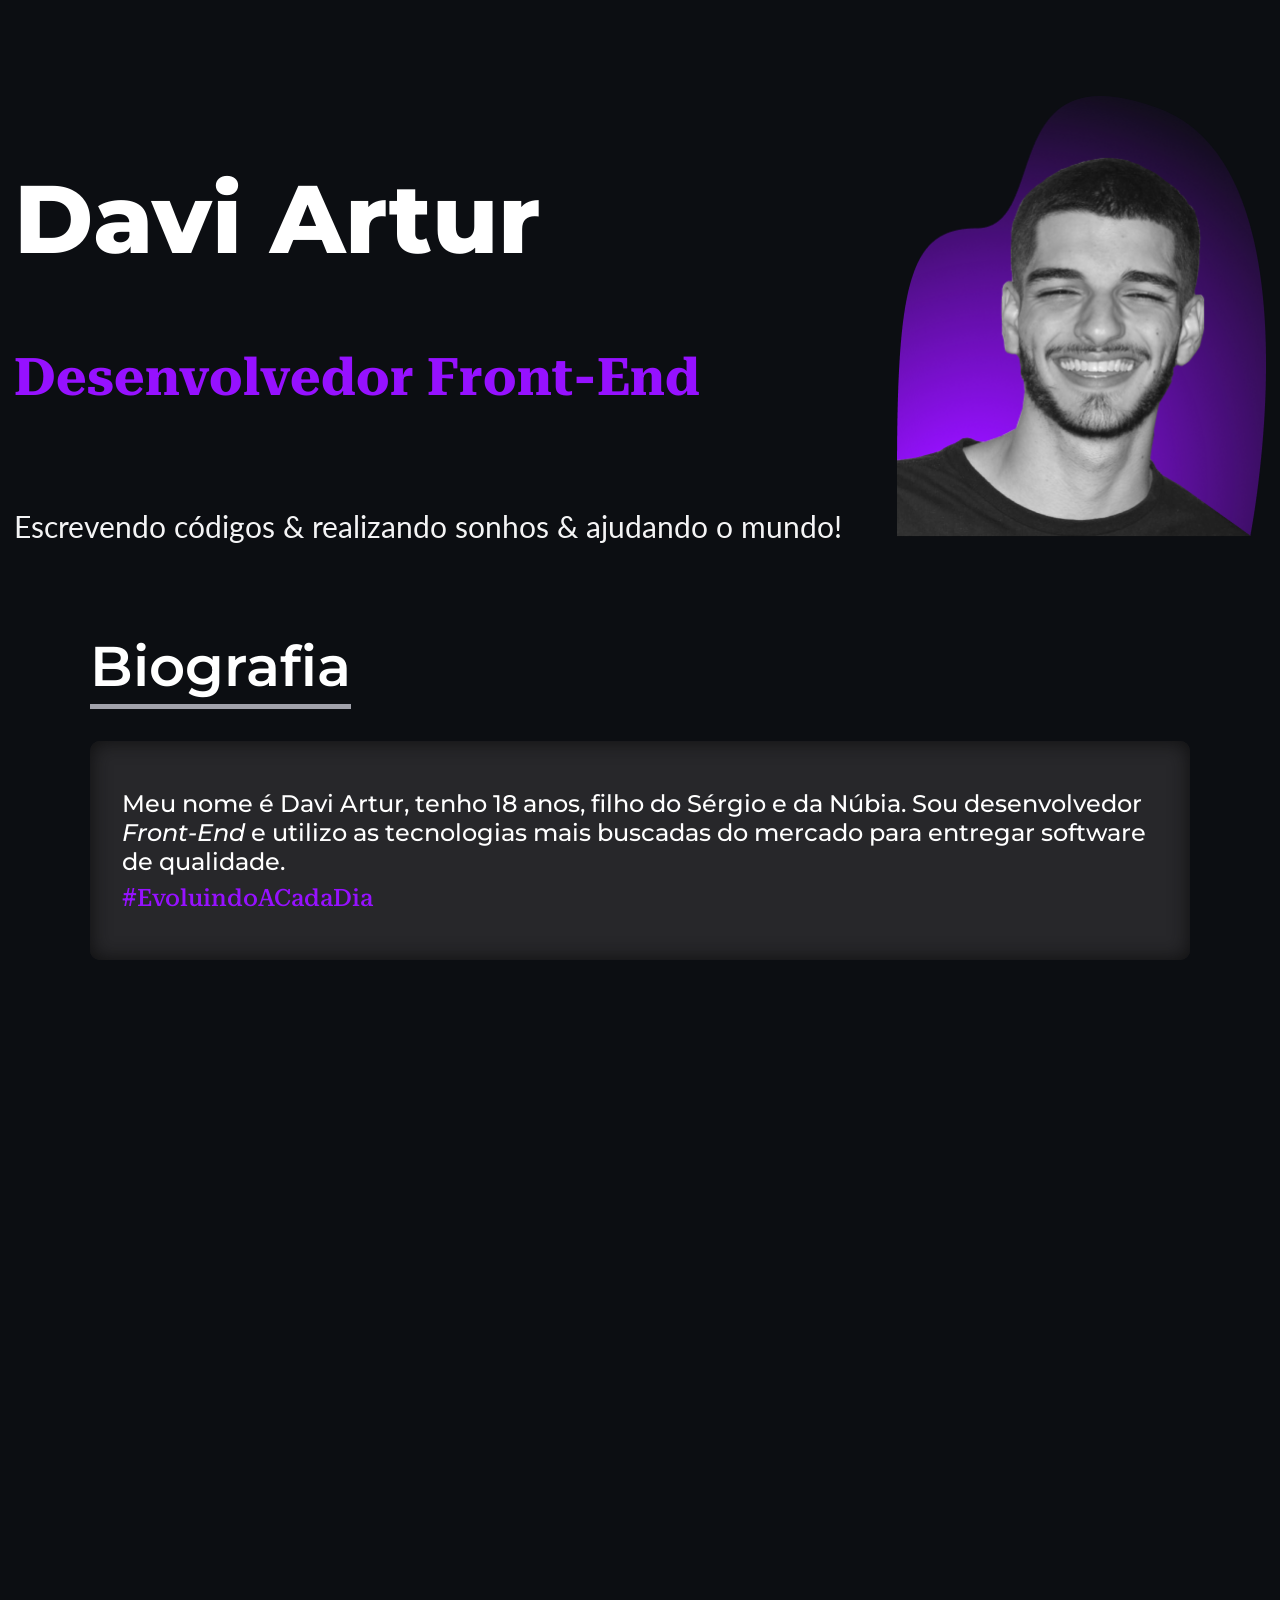
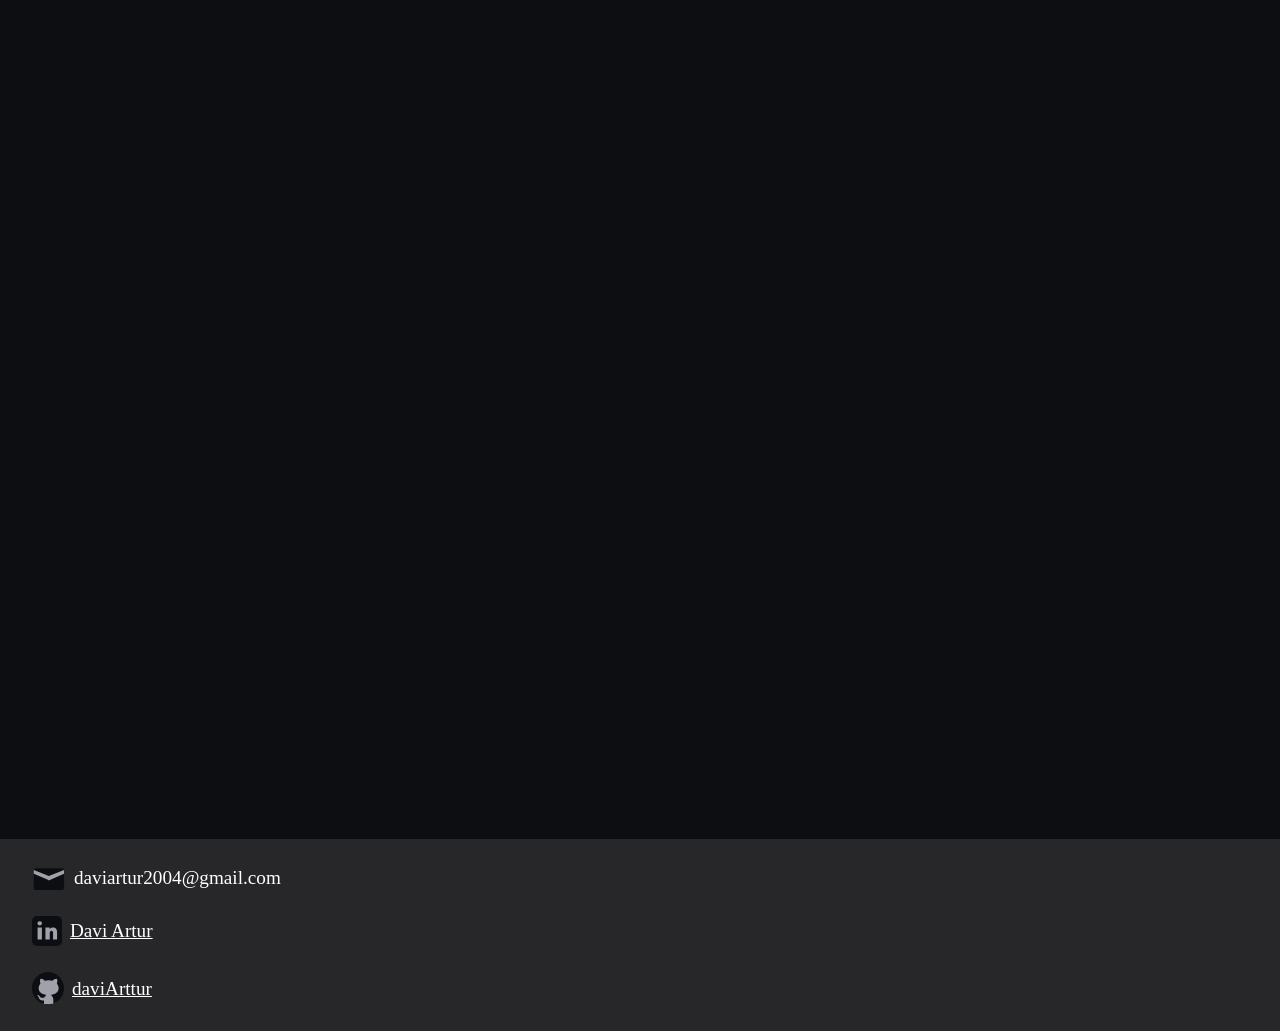
<file: index.html>
<!DOCTYPE html>
<html lang="pt-br">

<head>
  <meta charset="UTF-8">
  <meta http-equiv="X-UA-Compatible" content="IE=edge">
  <meta name="viewport" content="width=device-width, initial-scale=1.0">
  <link rel="stylesheet" href="./sass/styles.css">
  <link rel="icon" href="./assets/fotoDavi.png">
  <title>Davi Artur</title>
</head>

<body>
  <header>
    <section class="header__containerIntroduction" tabindex="1">
      <h1>Davi Artur</h1>
      <h2>Desenvolvedor Front-End</h2>
      <p>Escrevendo códigos & realizando sonhos & ajudando o mundo!</p>
    </section>

    <section class="header__photoDavi">
      <img src="./assets/fotoDavi.png" alt="Foto do Davi sorrindo, parece estar feliz.">
    </section>
  </header>

  <main>
    <section tabindex="1" class="biography__container js-scroll">
      <h3 class="subtitle">Biografia</h3>

      <section class="biography__subContainer">
        <p>Meu nome é Davi Artur, tenho 18 anos, filho do Sérgio e da Núbia. Sou desenvolvedor <i>Front-End</i> e utilizo as tecnologias mais buscadas do mercado para entregar software de qualidade.</p>
        <strong>EvoluindoACadaDia</strong>
      </section>

    </section>

    <section class="technology__container js-scroll">
      <h3 class="subtitle">Tecnologias</h3>

      <ul class="tecnology__subContainer js-scroll">
        <li class="technology__containerTechnology">
          <img src="assets/logosTecnologia/logoHtml.png" alt="foto logo do Html ">
          <p>HTML5</p>
        </li>

        <li class="technology__containerTechnology js-scroll">
          <img src="assets/logosTecnologia/logoSass.png" alt="foto logo do Sass">
          <p>Sass</p>
        </li>

        <li class="technology__containerTechnology js-scroll">
          <img src="assets/logosTecnologia/logoCss.png" alt="foto logo do Css">
          <p>CSS3</p>
        </li>

        <li class="technology__containerTechnology js-scroll">
          <img src="assets/logosTecnologia/logoReact.png" alt="foto logo do React">
          <p>React</p>
        </li>

        <li class="technology__containerTechnology js-scroll">
          <img src="assets/logosTecnologia/logoJavaScript.png" alt="foto logo do JavaScript">
          <p>JavaScript</p>
        </li>

        <li class="technology__containerTechnology js-scroll">
          <img src="assets/logosTecnologia/logoTypeScript.png" alt="foto logo do TypeScript">
          <p>TypeScript</p>
        </li>

        <li class="technology__containerTechnology js-scroll">
          <img src="assets/logosTecnologia/logoRedux.png" alt="foto logo do Redux">
          <p>Redux</p>
        </li>

        <li class="technology__containerTechnology js-scroll">
          <img src="assets/logosTecnologia/logoCypress.png" alt="foto logo do Cypress">
          <p>Cypress</p>
        </li>

        <li class="technology__containerTechnology js-scroll">
          <img src="assets/logosTecnologia/logoTesting.png" alt="foto logo do Teting Library">
          <p>Testing <br> Library</p>
        </li>

        <li class="technology__containerTechnology js-scroll">
          <img src="assets/logosTecnologia/logoJest.png" alt="foto logo do Jest">
          <p>Jest</p>
        </li>

        <li class="technology__containerTechnology js-scroll">
          <img src="assets/logosTecnologia/logoGit.png" alt="foto logo do Git">
          <p>Git</p>
        </li>

        <li class="technology__containerTechnology js-scroll">
          <img src="assets/logosTecnologia/logoNpm.png" alt="foto logo do Npm">
          <p>Npm</p>
        </li>
      </ul>
    </section>

    <section class="projects__container js-scroll">
      <h3 class="subtitle">Melhor Projeto</h3>

      <section class="projects__subcontainer">
        <section class="projects__containerData">
          <div>
            <img src="assets/logosProjects/logoDogs.jpg" alt="Foto de um cachorro preto com uma roupa para o frio" class="projects__photoProject">
          </div>
          
          <section class="projects__containerInfo">
            
            <div class="projects__containerTitle_Gears">
              <h4 class="projects__subtitle">Dogs</h4>
              <div class="projects__projectsIcons position">
                <p> </p>
                <img src="./assets/logosTecnologia/logoHtml.png" alt="Logo do HTML5" class="position">
                <img src="./assets/logosTecnologia/logoSass.png" alt="Logo do Sass">
                <img src="./assets/logosTecnologia/logoJavaScript.png" alt="Logo do JavaScript">
                <img src="./assets/logosTecnologia/logoReact.png" alt="Logo do React">
              </div>
            </div>

            <div class="projects__projectsIconsMedia position">
              <p> </p>
              <img src="./assets/logosTecnologia/logoHtml.png" alt="Logo do HTML5" class="position">
              <img src="./assets/logosTecnologia/logoSass.png" alt="Logo do Sass">
              <img src="./assets/logosTecnologia/logoJavaScript.png" alt="Logo do JavaScript">
              <img src="./assets/logosTecnologia/logoReact.png" alt="Logo do React">
            </div>

            <p class="projects__ideia">Rede social criada especialmente para seu dog</p>

            <div class="container_btn_visit">
              <a href="https://github.com/daviArttur/Dogs-social-media-React.JS" target="_blank" class="projects__gitLInk">Dogs</a>
              <a href="https://dogs-social-media-react-js.vercel.app/" target="_blank">
                <button type="submit"class="btn_visit_project" >VISITAR</button>
              </a> 
            </div>
            
          </section>
        </section>
      </section>
    </section>

    <section class="projects__container js-scroll">
      <h3 class="subtitle">Aplicar novas tecnologias</h3>

      <section class="projects__subcontainer">
        <section class="projects__containerData">
          <div>
            <img src="assets/logosProjects/logoDogs.jpg" alt="Foto de um cachorro preto com uma roupa para o frio" class="projects__photoProject">
          </div>
          
          <section class="projects__containerInfo">
            
            <div class="projects__containerTitle_Gears">
              <h4 class="projects__subtitle">Mini Dogs</h4>
              <div class="projects__projectsIcons position">
                <p> </p>
                <img src="./assets/logosTecnologia/logoReact.png" alt="Logo do React" class="position">
                <img src="./assets/logosTecnologia/logoTypeScript.png" alt="Logo do TypeScript">
                <img src="./assets/logosTecnologia/logoCypress.png" alt="Logo do Cypress">
                <img src="./assets/logosTecnologia/logoJest.png" alt="Logo do Jest">
              </div>
            </div>

            <div class="projects__projectsIconsMedia position">
              <p> </p>
              <img src="./assets/logosTecnologia/logoHtml.png" alt="Logo do HTML5" class="position">
              <img src="./assets/logosTecnologia/logoSass.png" alt="Logo do Sass">
              <img src="./assets/logosTecnologia/logoJavaScript.png" alt="Logo do JavaScript">
              <img src="./assets/logosTecnologia/logoReact.png" alt="Logo do React">
            </div>

            <p class="projects__ideia">Projeto focado em aplicar novas tecnologias</p>

            <div class="container_btn_visit">
              <a href="https://github.com/daviArttur/Redux" target="_blank" class="projects__gitLInk">Mini Dogs</a>
              <a href="https://mini-dogs-nu.vercel.app/" target="_blank">
                <button type="submit"class="btn_visit_project">VISITAR</button>
              </a> 
            </div>
            
          </section>
        </section>
      </section>
    </section>
  </main>

  <footer>
    <div>
      <img src="./assets/icons/Logo email.svg"/>
      <p>daviartur2004@gmail.com</p>
     </div>
     
     <div>
      <img src="./assets/icons/logolinkedin1.svg" />
      <a href="https://www.linkedin.com/in/davi-artur-9a7712215/">Davi Artur</a>
     </div>

     <div>
      <img src="./assets/icons/Logo github.svg" />
      <a href="https://github.com/daviArttur">daviArttur</a>
     </div>
     
  </footer>

</body>
 <script type="module" src="./js/index.js"></script>
 
</html>
</file>
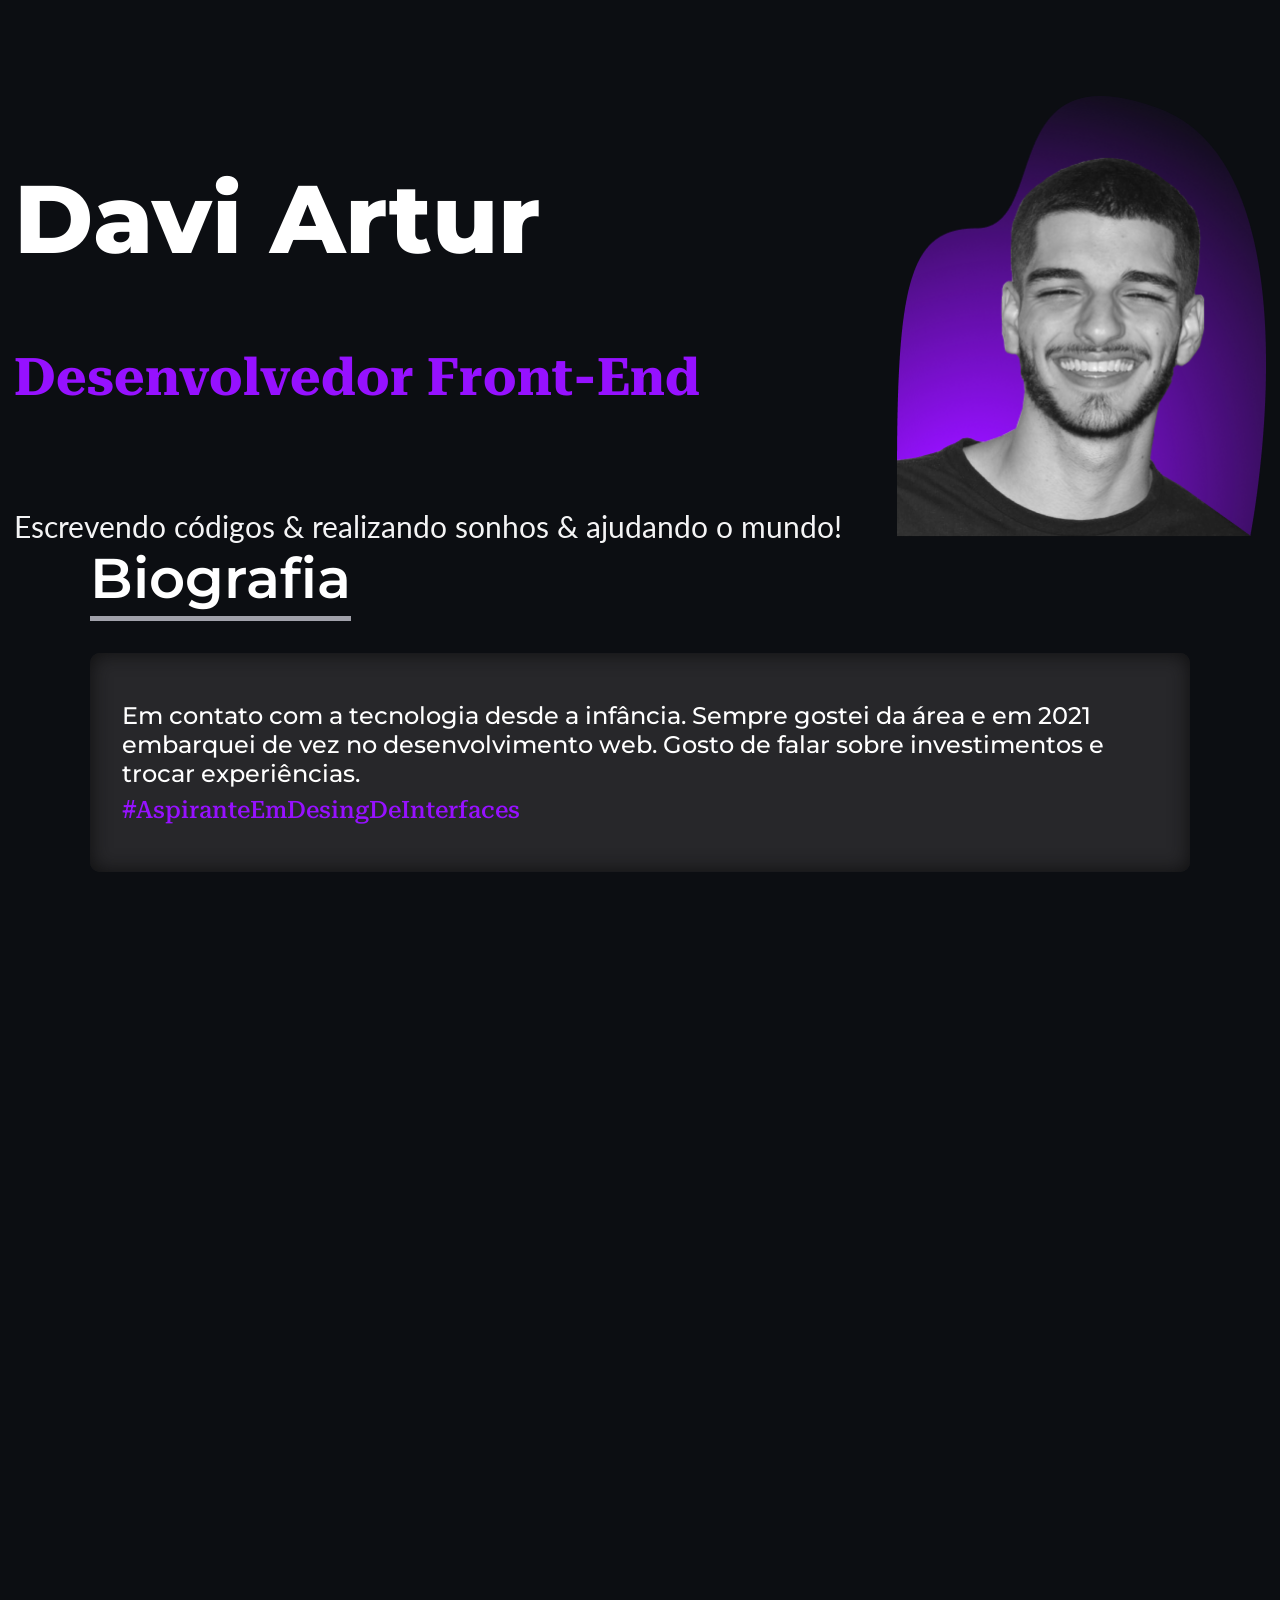
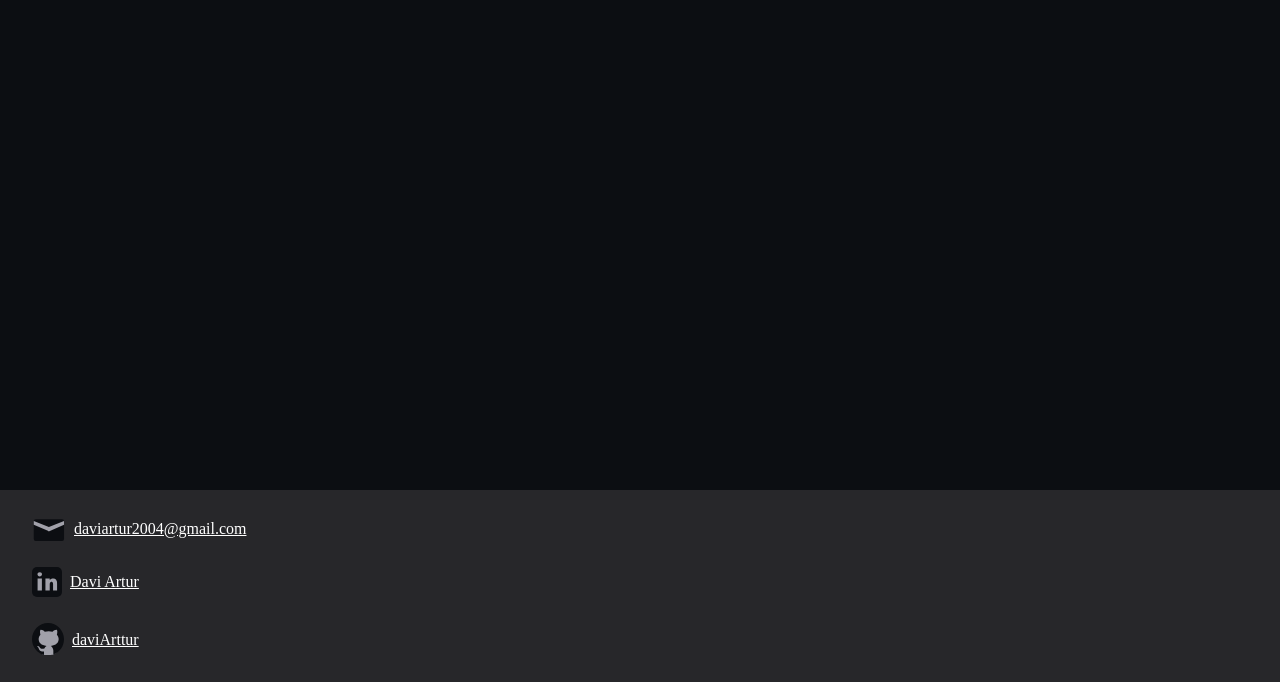
<file: save/index.html>
<!DOCTYPE html>
<html lang="pt-br">

<head>
  <meta charset="UTF-8">
  <meta http-equiv="X-UA-Compatible" content="IE=edge">
  <meta name="viewport" content="width=device-width, initial-scale=1.0">
  <link rel="stylesheet" href="./sass/styles.css">
  <title>Davi Artur</title>
</head>

<body>
  <header>
    <section class="header__containerIntroduction" tabindex="1">
      <h1>Davi Artur</h1>
      <h2>Desenvolvedor Front-End</h2>
      <p>Escrevendo códigos & realizando sonhos & ajudando o mundo!</p>
    </section>

    <section class="header__photoDavi">
      <img src="./assets/fotoDavi.png" alt="Foto do Davi sorrindo, parece estar feliz.">
    </section>
  </header>

  <main>
    <section tabindex="1" class="biography__container js-scroll">
      <h3 class="subtitle">Biografia</h3>

      <section class="biography__subContainer">
        <p>Em contato com a tecnologia desde a infância. Sempre gostei da área e em 2021 embarquei de vez no desenvolvimento web. Gosto de falar sobre investimentos e trocar experiências.</p>
        <strong>AspiranteEmDesingDeInterfaces</strong>
      </section>

    </section>

    <section class="technology__container js-scroll">
      <h3 class="subtitle">Tecnologias</h3>

      <section class="tecnology__subContainer">
        <div class="technology__containerTechnology">
          <img src="assets/logosTecnologia/logoHtml.png" alt="">
          <p>HTML5</p>
        </div>

        <div class="technology__containerTechnology">
          <img src="assets/logosTecnologia/logoSass.png" alt="">
          <p>Sass</p>
        </div>

        <div class="technology__containerTechnology">
          <img src="assets/logosTecnologia/logoCss.png" alt="">
          <p>CSS3</p>
        </div>

        <div class="technology__containerTechnology">
          <img src="assets/logosTecnologia/logoReact.png" alt="">
          <p>React</p>
        </div>

        <div class="technology__containerTechnology">
          <img src="assets/logosTecnologia/logoJavaScript.png" alt="">
          <p>JavaScript</p>
        </div>

        <div class="technology__containerTechnology">
          <img src="assets/logosTecnologia/logoTypeScript.png" alt="">
          <p>TypeScript</p>
        </div>

        <div class="technology__containerTechnology">
          <img src="assets/logosTecnologia/logoGit.png" alt="">
          <p>Git</p>
        </div>

        <div class="technology__containerTechnology">
          <img src="assets/logosTecnologia/logoNpm.png" alt="">
          <p>Npm</p>
        </div>
      </section>
    </section>

    <section class="projects__container js-scroll">
      <h3 class="subtitle">Melhores Projetos</h3>

      <section class="projects__subcontainer">
        <section class="projects__containerData">
          <div>
            <img src="assets/logosProjects/logoDogs.jpg" alt="Foto de um cachorro preto com uma roupa para o frio" class="projects__photoProject">
          </div>
          
          <section class="projects__containerInfo">
            
            <div class="projects__containerTitle_Gears">
              <h4 class="projects__subtitle">Dogs</h4>
              <div class="projects__projectsIcons position">
                <p> </p>
                <img src="./assets/logosTecnologia/logoHtml.png" alt="Logo do HTML5" class="position">
                <img src="./assets/logosTecnologia/logoSass.png" alt="Logo do Sass">
                <img src="./assets/logosTecnologia/logoJavaScript.png" alt="Logo do JavaScript">
                <img src="./assets/logosTecnologia/logoReact.png" alt="Logo do React">
              </div>
            </div>

            <div class="projects__projectsIconsMedia position">
              <p> </p>
              <img src="./assets/logosTecnologia/logoHtml.png" alt="Logo do HTML5" class="position">
              <img src="./assets/logosTecnologia/logoSass.png" alt="Logo do Sass">
              <img src="./assets/logosTecnologia/logoJavaScript.png" alt="Logo do JavaScript">
              <img src="./assets/logosTecnologia/logoReact.png" alt="Logo do React">
            </div>

            <p class="projects__ideia">Rede social criada especialmente para seu dog</p>

            <a href="" class="projects__gitLInk">Dogs</a>
          </section>
        </section>

        <section class="projects__containerData">
          <div>
            <img src="assets/logosProjects/LogoToDo.jpg" class="projects__photoProject" alt="">
          </div>
          
          <section class="projects__containerInfo">

              <div class="projects__containerTitle_Gears">
                <h4 class="projects__subtitle">Lista de tarefas</h4>
                <div class="projects__projectsIcons position">
                  <p> </p>
                  <img src="./assets/logosTecnologia/logoHtml.png" alt="Logo do HTML5" class="position">
                  <img src="./assets/logosTecnologia/logoSass.png" alt="Logo do Sass">
                  <img src="./assets/logosTecnologia/logoReact.png" alt="Logo do React">
                  <img src="./assets/logosTecnologia/logoTypeScript.png" alt="Logo do TypeScript">
                </div>
              </div>

              <div class="projects__projectsIconsMedia position">
                <p> </p>
                <img src="./assets/logosTecnologia/logoHtml.png" alt="Logo do HTML5" class="position">
                <img src="./assets/logosTecnologia/logoSass.png" alt="Logo do Sass">
                <img src="./assets/logosTecnologia/logoReact.png" alt="Logo do React">
                <img src="./assets/logosTecnologia/logoTypeScript.png" alt="Logo do TypeScript">
              </div>

              <p class="projects__ideia">Não esqueça mais dos seus afazeres com essa lista de tarefas</p>

              <a href="" class="projects__gitLInk">To-do-List</a>
            </section>
          </section>

          <section class="projects__containerData">
            <div>
              <img src="assets/logosProjects/logoLeScone.jpg" alt="Foto de um cachorro preto com uma roupa para o frio" class="projects__photoProject">
            </div>
            
            <section class="projects__containerInfo">
              
              <div class="projects__containerTitle_Gears">
                <h4 class="projects__subtitle">Le scone</h4>
                <div class="projects__projectsIcons position">
                  <p> </p>
                  <img src="./assets/logosTecnologia/logoHtml.png" alt="Logo do HTML5">
                  <img src="./assets/logosTecnologia/logoSass.png" alt="Logo do Sass">
                </div>
              </div>

              <div class="projects__projectsIconsMedia position">
                <p> </p>
                <img src="./assets/logosTecnologia/logoHtml.png" alt="Logo do HTML5">
                <img src="./assets/logosTecnologia/logoSass.png" alt="Logo do Sass">
              </div>
  
              <p class="projects__ideia">O melhor restaurante da região agora tem seu cardápio online</p>
  
              <a href="" class="projects__gitLInk">Le-Scone</a>
            </section>
          </section>
        </section>
      </section>
    </section>
  </main>

  <footer>
    <div>
      <img src="./assets/icons/Logo email.svg"/>
      <a href="">daviartur2004@gmail.com</a>
     </div>
     
     <div>
      <img src="./assets/icons/logolinkedin1.svg" />
      <a href="">Davi Artur</a>
     </div>

     <div>
      <img src="./assets/icons/Logo github.svg" />
      <a href="">daviArttur</a>
     </div>
     
  </footer>

</body>
 <script type="module" src="./js/index.js"></script>
 
</html>
</file>
<file: sass/styles.css>
@import './reset.css';
@import url("https://fonts.googleapis.com/css2?family=Lato:wght@400&family=Montserrat:ital,wght@0,400;0,500;0,600;0,900;1,500&family=Roboto+Serif:ital,opsz,wght@1,8..144,500&display=swap");
.technology__containerTechnology, .projects__containerData, .biography__subContainer {
  background-color: #27272A;
  border-radius: 10px;
  color: #fff;
}

.subtitle {
  display: inline-flex;
  border-bottom: 5px solid #A1A1AA;
  font-family: "Montserrat", sans-serif;
  font-weight: 600;
  font-size: 3.5rem;
  margin-bottom: 2rem;
  padding-bottom: 0.25rem;
}
@media only screen and (max-width: 490px) {
  .subtitle {
    font-size: 2rem;
  }
}

body {
  background: #0C0E12;
}

@media only screen and (max-width: 490px) {
  .upEffect {
    background-image: url("../assets/ti.jpg");
    background-position: center;
    background-repeat: no-repeat;
    background-size: contain;
    position: fixed;
    width: 100%;
    top: 0;
    left: 0;
    height: 100vh;
    z-index: -1;
  }
}

header {
  background-color: #0C0E12;
  display: flex;
  justify-content: space-between;
  margin: auto;
  margin-top: 6rem;
  max-width: 78.25rem;
}
@media only screen and (max-width: 980px) {
  header {
    padding-left: 1rem;
  }
}
@media only screen and (max-width: 640px) {
  header {
    padding-bottom: 5rem;
  }
}
header .header__containerIntroduction {
  margin-bottom: 5.5rem;
}
@media only screen and (max-width: 490px) {
  header .header__containerIntroduction {
    width: 80%;
  }
}
header .header__containerIntroduction h1 {
  font-size: 96px;
  font-family: "Montserrat", sans-serif;
  font-weight: 800;
  margin-top: 4rem;
}
@media only screen and (max-width: 980px) {
  header .header__containerIntroduction h1 {
    font-size: 84px;
  }
}
@media only screen and (max-width: 640px) {
  header .header__containerIntroduction h1 {
    font-size: 68px;
  }
}
@media only screen and (max-width: 490px) {
  header .header__containerIntroduction h1 {
    font-size: 48px;
  }
}
header .header__containerIntroduction h2 {
  color: #9611FF;
  font-family: "Roboto Serif", serif;
  font-size: 52px;
  margin-top: 4.375rem;
}
@media only screen and (max-width: 980px) {
  header .header__containerIntroduction h2 {
    font-size: 46px;
  }
}
@media only screen and (max-width: 640px) {
  header .header__containerIntroduction h2 {
    font-size: 34px;
  }
}
@media only screen and (max-width: 490px) {
  header .header__containerIntroduction h2 {
    font-size: 24px;
  }
}
header .header__containerIntroduction p {
  color: #F4F4F5;
  font-family: "Lato", sans-serif;
  font-size: 30px;
  margin-top: 6.25rem;
}
@media only screen and (max-width: 980px) {
  header .header__containerIntroduction p {
    font-size: 26px;
  }
}
@media only screen and (max-width: 490px) {
  header .header__containerIntroduction p {
    display: none;
  }
}
header .header__photoDavi img {
  max-height: 441.05px;
  max-width: 370px;
}
@media only screen and (max-width: 980px) {
  header .header__photoDavi img {
    display: none;
  }
}

main {
  background-color: #0C0E12;
  display: flex;
  flex-flow: column wrap;
  margin: auto;
  max-width: 1100px;
}
main .biography__container {
  margin-bottom: 5.5rem;
}
@media only screen and (max-width: 980px) {
  main .biography__container {
    display: flex;
    align-items: center;
    flex-flow: column nowrap;
    justify-content: center;
    margin: 0 auto 5.5rem auto;
    max-width: 80%;
  }
}
@media only screen and (max-width: 490px) {
  main .biography__container {
    align-items: center;
    display: flex;
    flex-flow: column nowrap;
    justify-content: center;
    width: 100%;
  }
}
main .biography__subContainer {
  box-shadow: inset 0 0 20px #0e0e0f;
  padding: 3rem 2rem;
  margin-bottom: 5.5rem;
  width: 100%;
  margin: 0;
}
@media only screen and (max-width: 1100px) {
  main .biography__subContainer {
    padding: 1rem 1rem;
  }
}
main .biography__subContainer p {
  font-family: "Montserrat", sans-serif;
  font-weight: 500;
  font-size: 1.5rem;
  padding-bottom: 0.5rem;
}
@media only screen and (max-width: 980px) {
  main .biography__subContainer p {
    word-break: keep-all;
    font-size: 1.3rem;
  }
}
main .biography__subContainer strong {
  color: #9611FF;
  font-family: "Roboto Serif", serif;
  font-size: 1.5rem;
  font-weight: 500;
}
main .biography__subContainer strong::before {
  content: "#";
}
@media only screen and (max-width: 980px) {
  main .biography__subContainer strong {
    font-size: 1.3rem;
  }
}
@media only screen and (max-width: 640px) {
  main .biography__subContainer strong {
    font-size: 1rem;
  }
}
main .technology__container {
  margin-bottom: 3rem;
}
main .technology__container h3 {
  display: inline-flex;
}
@media only screen and (max-width: 980px) {
  main .technology__container {
    text-align: center;
  }
}
@media only screen and (max-width: 490px) {
  main .technology__container {
    margin-bottom: 3rem;
    width: 100%;
  }
}
main .tecnology__subContainer {
  display: grid;
  gap: 1rem;
  grid-template-columns: 1fr 1fr;
  flex-flow: row wrap;
  place-items: left;
  text-align: center;
}
@media only screen and (max-width: 1100px) {
  main .tecnology__subContainer {
    place-items: center;
  }
}
@media only screen and (max-width: 640px) {
  main .tecnology__subContainer {
    align-items: center;
    display: flex;
    flex-flow: column nowrap;
    justify-content: center;
    text-align: center;
  }
}
@media only screen and (max-width: 490px) {
  main .tecnology__subContainer {
    gap: 0;
  }
}
main .tecnology__subContainer li {
  align-items: center;
  box-shadow: inset 0 0 20px #0e0e0f;
  display: flex;
  flex-flow: row nowrap;
  height: 13.75rem;
  justify-content: space-evenly;
  margin-bottom: 2.5rem;
  max-width: 33rem;
  width: 100%;
}
@media only screen and (max-width: 980px) {
  main .tecnology__subContainer li {
    flex-flow: column nowrap;
    width: 90%;
  }
}
@media only screen and (max-width: 640px) {
  main .tecnology__subContainer li {
    width: 90%;
  }
}
@media only screen and (max-width: 640px) {
  main .tecnology__subContainer li {
    font-size: 34px;
  }
}
@media only screen and (max-width: 490px) {
  main .tecnology__subContainer li {
    width: 80%;
    flex-flow: column nowrap;
  }
}
main .tecnology__subContainer li img {
  max-width: 300px;
}
@media only screen and (max-width: 980px) {
  main .tecnology__subContainer li img {
    max-width: 200px;
    width: 40%;
  }
}
@media only screen and (max-width: 640px) {
  main .tecnology__subContainer li img {
    padding-bottom: 0.5rem;
    width: 120px;
  }
}
main .tecnology__subContainer li p {
  font-family: "Lato", sans-serif;
  font-size: 3.5rem;
  font-weight: 400;
  width: 50%;
  text-shadow: 0px 0px 10px #0e0e0f;
}
@media only screen and (max-width: 980px) {
  main .tecnology__subContainer li p {
    width: auto;
    font-size: 42px;
  }
}
@media only screen and (max-width: 640px) {
  main .tecnology__subContainer li p {
    font-size: 34px;
  }
}
@media only screen and (max-width: 490px) {
  main .tecnology__subContainer li p {
    font-size: 26px;
  }
}
@media only screen and (max-width: 1100px) {
  main .tecnology__subContainer li:nth-child(odd) {
    margin-right: 0;
  }
}

.projects__container {
  margin-bottom: 3rem;
}
@media only screen and (max-width: 980px) {
  .projects__container {
    text-align: center;
    padding: 0 1rem;
  }
}
@media only screen and (max-width: 490px) {
  .projects__container {
    width: 100%;
  }
}

.projects__containerData {
  box-shadow: inset 0 0 20px #0e0e0f;
  display: flex;
  margin-bottom: 2.5rem;
  padding: 3rem 2rem;
}
@media only screen and (max-width: 980px) {
  .projects__containerData {
    padding: 1rem 1rem;
  }
}
@media only screen and (max-width: 640px) {
  .projects__containerData {
    flex-wrap: wrap;
  }
}
@media only screen and (max-width: 490px) {
  .projects__containerData {
    padding: 1rem 1rem;
    flex-flow: column nowrap;
    margin: 0 auto 2.5rem auto;
    width: 90%;
  }
}
@media only screen and (max-width: 640px) {
  .projects__containerData div {
    width: 100%;
  }
}
.projects__containerData div .projects__photoProject {
  margin: auto;
  min-width: 100px;
}
@media only screen and (max-width: 640px) {
  .projects__containerData div .projects__photoProject {
    width: 90%;
  }
}
@media only screen and (max-width: 490px) {
  .projects__containerData div .projects__photoProject {
    width: 100%;
  }
}
.projects__containerData img {
  border-radius: 13px;
}
@media only screen and (max-width: 980px) {
  .projects__containerData img {
    width: 100%;
  }
}
.projects__containerData .container_btn_visit {
  display: flex;
  justify-content: space-between;
  align-items: center;
}
.projects__containerData .container_btn_visit .btn_visit_project {
  background-color: #0C0E12;
  border-radius: 5px;
  color: #fff;
  cursor: pointer;
  font-size: 1.4rem;
  height: 3rem;
  text-decoration: none;
  text-align: center;
  width: 8rem;
}
@media only screen and (max-width: 490px) {
  .projects__containerData .container_btn_visit .btn_visit_project {
    height: 2rem;
    font-size: 1rem;
    width: 6rem;
  }
}
.projects__containerData .projects__containerInfo {
  align-items: left;
  display: flex;
  flex-flow: column nowrap;
  justify-content: space-between;
  padding-bottom: 1.2rem;
  max-height: 300px;
  margin-left: 3rem;
}
@media only screen and (max-width: 640px) {
  .projects__containerData .projects__containerInfo {
    gap: 30px;
  }
}
@media only screen and (max-width: 490px) {
  .projects__containerData .projects__containerInfo {
    gap: 30px;
    margin-left: 2rem;
    padding-bottom: 0.6rem;
  }
}
.projects__containerData .projects__containerInfo .projects__containerTitle_Gears {
  align-items: center;
  display: flex;
  flex-flow: row nowrap;
  justify-content: space-between;
}
@media only screen and (max-width: 640px) {
  .projects__containerData .projects__containerInfo .projects__containerTitle_Gears {
    align-items: flex-start;
    flex-flow: column nowrap;
  }
}
@media only screen and (max-width: 490px) {
  .projects__containerData .projects__containerInfo .projects__containerTitle_Gears {
    padding-top: 5px;
  }
}
.projects__containerData .projects__containerInfo .projects__containerTitle_Gears h4 {
  white-space: nowrap;
}
@media only screen and (max-width: 980px) {
  .projects__containerData .projects__containerInfo .projects__containerTitle_Gears h4 {
    font-size: 2.4rem;
  }
}
@media only screen and (max-width: 490px) {
  .projects__containerData .projects__containerInfo .projects__containerTitle_Gears h4 {
    font-size: 2rem;
  }
}
.projects__containerData .projects__containerInfo .projects__projectsIcons {
  display: flex;
  align-items: center;
}
@media only screen and (max-width: 980px) {
  .projects__containerData .projects__containerInfo .projects__projectsIcons {
    display: none;
  }
}
.projects__containerData section h4 {
  font-family: "Montserrat", sans-serif;
  font-weight: 400;
  font-size: 2.65rem;
  padding-left: 1rem;
  position: relative;
}
.projects__containerData section h4::before {
  content: "";
  background-image: url("../assets/icons/Polygon.svg");
  height: 30px;
  left: -30px;
  position: absolute;
  top: 11px;
  width: 30px;
  z-index: 20;
}
@media only screen and (max-width: 490px) {
  .projects__containerData section h4::before {
    top: 5px;
  }
}
.projects__containerData section .projects__projectsIconsMedia {
  display: none;
}
@media only screen and (max-width: 980px) {
  .projects__containerData section .projects__projectsIconsMedia {
    display: flex;
  }
  .projects__containerData section .projects__projectsIconsMedia img {
    border-radius: 0;
    margin-left: 1rem;
    width: 35px;
  }
}
.projects__containerData section .projects__projectsIcons img {
  border-radius: 0;
  margin-left: 1rem;
  width: 35px;
}
.projects__containerData section .projects__ideia {
  font-family: "Lato", sans-serif;
  font-size: 1.5rem;
  font-weight: 500;
  padding-left: 1rem;
  position: relative;
}
@media only screen and (max-width: 980px) {
  .projects__containerData section .projects__ideia {
    font-size: 1.1rem;
    text-align: start;
  }
}
@media only screen and (max-width: 490px) {
  .projects__containerData section .projects__ideia {
    word-break: keep-all;
  }
}
.projects__containerData section .projects__ideia::after {
  content: "";
  background-image: url("../assets/icons/Lampada.svg");
  height: 30px;
  left: -30px;
  position: absolute;
  top: -2px;
  width: 30px;
  z-index: 20;
}
.projects__containerData section .projects__gitLInk {
  font-family: "Lato", sans-serif;
  font-size: 1.1rem;
  font-weight: 300;
  padding-left: 1rem;
  position: relative;
}
.projects__containerData section .projects__gitLInk::after {
  content: "";
  background-image: url("../assets/icons/GitHUb.svg");
  height: 30px;
  left: -30px;
  position: absolute;
  top: -4px;
  width: 30px;
  z-index: 20;
}
@media only screen and (max-width: 980px) {
  .projects__containerData section .projects__gitLInk {
    text-align: start;
  }
}

.position {
  position: relative;
}
.position ::after {
  content: "";
  background-image: url("../assets/icons/Engrenagem.svg");
  height: 35px;
  left: -30px;
  position: absolute;
  top: 1px;
  width: 35px;
  z-index: 20;
}

footer {
  display: flex;
  align-items: flex-start;
  background-color: #27272A;
  flex-flow: column nowrap;
  justify-content: space-evenly;
  height: 12rem;
  width: 100%;
}
footer div {
  display: flex;
  align-items: center;
  justify-content: center;
  padding-left: 2rem;
}
footer div a, footer div p {
  font-size: 1.2rem;
  padding-left: 0.5rem;
}

.js-scroll {
  opacity: 0;
}

.ativo {
  opacity: 1;
  animation-name: animaLeft;
  animation-duration: 1s;
}

@keyframes animaLeft {
  from {
    opacity: 0;
    transform: translateX(-40px);
  }
  to {
    opacity: 1;
    transform: translateX(0);
  }
}

/*# sourceMappingURL=styles.css.map */
</file>
<file: save/sass/styles.css>
@import './reset.css';
@import url("https://fonts.googleapis.com/css2?family=Lato:wght@400&family=Montserrat:ital,wght@0,400;0,500;0,600;0,900;1,500&family=Roboto+Serif:ital,opsz,wght@1,8..144,500&display=swap");
.technology__containerTechnology, .projects__containerData, .biography__subContainer {
  background-color: #27272A;
  border-radius: 10px;
  color: #fff;
}

.subtitle {
  display: inline-flex;
  border-bottom: 5px solid #A1A1AA;
  font-family: "Montserrat", sans-serif;
  font-weight: 600;
  font-size: 3.5rem;
  margin-bottom: 2rem;
  padding-bottom: 0.25rem;
}
@media only screen and (max-width: 490px) {
  .subtitle {
    font-size: 2rem;
  }
}

body {
  background: #0C0E12;
}

@media only screen and (max-width: 490px) {
  .upEffect {
    background-image: url("../assets/ti.jpg");
    background-position: center;
    background-repeat: no-repeat;
    background-size: contain;
    position: fixed;
    width: 100%;
    top: 0;
    left: 0;
    height: 100vh;
    z-index: -1;
  }
}

header {
  background-color: #0C0E12;
  display: flex;
  justify-content: space-between;
  margin: auto;
  margin-top: 6rem;
  max-width: 78.25rem;
}
@media only screen and (max-width: 640px) {
  header {
    padding-bottom: 5rem;
  }
}
@media only screen and (max-width: 980px) {
  header .header__containerIntroduction {
    margin-bottom: 7.5rem;
  }
}
@media only screen and (max-width: 490px) {
  header .header__containerIntroduction {
    margin: auto;
    width: 80%;
  }
}
header .header__containerIntroduction h1 {
  font-size: 96px;
  font-family: "Montserrat", sans-serif;
  font-weight: 800;
  margin-top: 4rem;
}
@media only screen and (max-width: 980px) {
  header .header__containerIntroduction h1 {
    font-size: 84px;
  }
}
@media only screen and (max-width: 640px) {
  header .header__containerIntroduction h1 {
    font-size: 68px;
  }
}
@media only screen and (max-width: 490px) {
  header .header__containerIntroduction h1 {
    font-size: 48px;
  }
}
header .header__containerIntroduction h2 {
  color: #9611FF;
  font-family: "Roboto Serif", serif;
  font-size: 52px;
  margin-top: 4.375rem;
}
@media only screen and (max-width: 980px) {
  header .header__containerIntroduction h2 {
    font-size: 46px;
  }
}
@media only screen and (max-width: 640px) {
  header .header__containerIntroduction h2 {
    font-size: 34px;
  }
}
@media only screen and (max-width: 490px) {
  header .header__containerIntroduction h2 {
    font-size: 24px;
  }
}
header .header__containerIntroduction p {
  color: #F4F4F5;
  font-family: "Lato", sans-serif;
  font-size: 30px;
  margin-top: 6.25rem;
}
@media only screen and (max-width: 980px) {
  header .header__containerIntroduction p {
    font-size: 26px;
  }
}
@media only screen and (max-width: 490px) {
  header .header__containerIntroduction p {
    display: none;
  }
}
header .header__photoDavi img {
  max-height: 441.05px;
  max-width: 370px;
}
@media only screen and (max-width: 980px) {
  header .header__photoDavi img {
    display: none;
  }
}

main {
  background-color: #0C0E12;
  display: flex;
  flex-flow: column wrap;
  margin: auto;
  max-width: 1100px;
}
@media only screen and (max-width: 980px) {
  main .biography__container {
    display: flex;
    align-items: center;
    flex-flow: column nowrap;
    justify-content: center;
    margin: auto;
    margin-bottom: 7.5rem;
    max-width: 80%;
  }
}
@media only screen and (max-width: 490px) {
  main .biography__container {
    align-items: center;
    display: flex;
    flex-flow: column nowrap;
    justify-content: center;
    width: 100%;
  }
}
main .biography__subContainer {
  box-shadow: inset 0 0 20px #0e0e0f;
  padding: 3rem 2rem;
  margin-bottom: 7.5rem;
  width: 100%;
  margin: 0;
}
@media only screen and (max-width: 1100px) {
  main .biography__subContainer {
    padding: 1rem 1rem;
  }
}
@media only screen and (max-width: 490px) {
  main .biography__subContainer {
    margin-bottom: 40px;
    width: 80%;
  }
}
main .biography__subContainer p {
  font-family: "Montserrat", sans-serif;
  font-weight: 500;
  font-size: 1.5rem;
  padding-bottom: 0.5rem;
}
@media only screen and (max-width: 980px) {
  main .biography__subContainer p {
    word-break: keep-all;
    font-size: 1.3rem;
  }
}
main .biography__subContainer strong {
  color: #9611FF;
  font-family: "Roboto Serif", serif;
  font-size: 1.5rem;
  font-weight: 500;
}
main .biography__subContainer strong::before {
  content: "#";
}
@media only screen and (max-width: 980px) {
  main .biography__subContainer strong {
    font-size: 1.3rem;
  }
}
@media only screen and (max-width: 640px) {
  main .biography__subContainer strong {
    font-size: 1rem;
  }
}
main .technology__container {
  margin-bottom: 7.5rem;
}
main .technology__container h3 {
  display: inline-flex;
}
@media only screen and (max-width: 1100px) {
  main .technology__container {
    text-align: center;
  }
}
@media only screen and (max-width: 490px) {
  main .technology__container {
    margin-bottom: 3rem;
    width: 100%;
  }
}
main .tecnology__subContainer {
  display: grid;
  grid-template-columns: 1fr 1fr;
  flex-flow: row wrap;
  justify-content: space-between;
  place-items: center;
  text-align: center;
}
@media only screen and (max-width: 640px) {
  main .tecnology__subContainer {
    align-items: center;
    display: flex;
    flex-flow: column nowrap;
    gap: 1rem;
    justify-content: center;
    text-align: center;
  }
}
main .tecnology__subContainer div {
  align-items: center;
  box-shadow: inset 0 0 20px #0e0e0f;
  display: flex;
  flex-flow: row nowrap;
  height: 13.75rem;
  justify-content: space-evenly;
  margin-bottom: 2.5rem;
  max-width: 33rem;
  width: 100%;
}
@media only screen and (max-width: 1100px) {
  main .tecnology__subContainer div {
    width: 90%;
  }
}
@media only screen and (max-width: 980px) {
  main .tecnology__subContainer div {
    flex-flow: column nowrap;
    width: 80%;
  }
}
@media only screen and (max-width: 640px) {
  main .tecnology__subContainer div {
    font-size: 34px;
  }
}
@media only screen and (max-width: 490px) {
  main .tecnology__subContainer div {
    flex-flow: column nowrap;
  }
}
main .tecnology__subContainer div img {
  max-width: 300px;
}
@media only screen and (max-width: 980px) {
  main .tecnology__subContainer div img {
    max-width: 200px;
    width: 40%;
  }
}
@media only screen and (max-width: 640px) {
  main .tecnology__subContainer div img {
    padding-bottom: 0.5rem;
    width: 120px;
  }
}
main .tecnology__subContainer div p {
  font-family: "Lato", sans-serif;
  font-size: 3.5rem;
  font-weight: 400;
  width: 50%;
  text-shadow: 0px 0px 10px #0e0e0f;
}
@media only screen and (max-width: 980px) {
  main .tecnology__subContainer div p {
    width: auto;
    font-size: 42px;
  }
}
@media only screen and (max-width: 640px) {
  main .tecnology__subContainer div p {
    font-size: 34px;
  }
}
@media only screen and (max-width: 490px) {
  main .tecnology__subContainer div p {
    font-size: 26px;
  }
}
@media only screen and (max-width: 1100px) {
  main .tecnology__subContainer div:nth-child(odd) {
    margin-right: 0;
  }
}

.projects__container {
  margin-bottom: 7.5rem;
}
@media only screen and (max-width: 980px) {
  .projects__container {
    text-align: center;
    padding: 0 1rem;
  }
}
@media only screen and (max-width: 490px) {
  .projects__container {
    width: 100%;
  }
}

.projects__containerData {
  box-shadow: inset 0 0 20px #0e0e0f;
  display: flex;
  margin-bottom: 2.5rem;
  padding: 3rem 2rem;
}
@media only screen and (max-width: 980px) {
  .projects__containerData {
    padding: 1rem 1rem;
  }
}
@media only screen and (max-width: 640px) {
  .projects__containerData {
    flex-wrap: wrap;
  }
}
@media only screen and (max-width: 490px) {
  .projects__containerData {
    padding: 1rem 1rem;
    flex-flow: column nowrap;
    margin: 0 auto 2.5rem auto;
    width: 90%;
  }
}
@media only screen and (max-width: 640px) {
  .projects__containerData div {
    width: 100%;
  }
}
.projects__containerData div .projects__photoProject {
  margin: auto;
  min-width: 100px;
}
@media only screen and (max-width: 640px) {
  .projects__containerData div .projects__photoProject {
    width: 90%;
  }
}
@media only screen and (max-width: 490px) {
  .projects__containerData div .projects__photoProject {
    width: 100%;
  }
}
.projects__containerData img {
  border-radius: 13px;
}
@media only screen and (max-width: 980px) {
  .projects__containerData img {
    width: 100%;
  }
}
.projects__containerData .projects__containerInfo {
  align-items: left;
  display: flex;
  flex-flow: column nowrap;
  justify-content: space-between;
  padding-bottom: 1.2rem;
  max-height: 300px;
  margin-left: 3rem;
}
@media only screen and (max-width: 640px) {
  .projects__containerData .projects__containerInfo {
    gap: 30px;
  }
}
@media only screen and (max-width: 490px) {
  .projects__containerData .projects__containerInfo {
    gap: 30px;
    margin-left: 2rem;
    padding-bottom: 0.6rem;
  }
}
.projects__containerData .projects__containerInfo .projects__containerTitle_Gears {
  align-items: center;
  display: flex;
  flex-flow: row nowrap;
  justify-content: space-between;
}
@media only screen and (max-width: 640px) {
  .projects__containerData .projects__containerInfo .projects__containerTitle_Gears {
    align-items: flex-start;
    flex-flow: column nowrap;
  }
}
@media only screen and (max-width: 490px) {
  .projects__containerData .projects__containerInfo .projects__containerTitle_Gears {
    padding-top: 5px;
  }
}
.projects__containerData .projects__containerInfo .projects__containerTitle_Gears h4 {
  white-space: nowrap;
}
@media only screen and (max-width: 980px) {
  .projects__containerData .projects__containerInfo .projects__containerTitle_Gears h4 {
    font-size: 2.4rem;
  }
}
@media only screen and (max-width: 490px) {
  .projects__containerData .projects__containerInfo .projects__containerTitle_Gears h4 {
    font-size: 2rem;
  }
}
.projects__containerData .projects__containerInfo .projects__projectsIcons {
  display: flex;
  align-items: center;
}
@media only screen and (max-width: 980px) {
  .projects__containerData .projects__containerInfo .projects__projectsIcons {
    display: none;
  }
}
.projects__containerData section h4 {
  font-family: "Montserrat", sans-serif;
  font-weight: 400;
  font-size: 2.65rem;
  padding-left: 1rem;
  position: relative;
}
.projects__containerData section h4::before {
  content: "";
  background-image: url("../assets/icons/Polygon.svg");
  height: 30px;
  left: -30px;
  position: absolute;
  top: 11px;
  width: 30px;
  z-index: 20;
}
@media only screen and (max-width: 490px) {
  .projects__containerData section h4::before {
    top: 5px;
  }
}
.projects__containerData section .projects__projectsIconsMedia {
  display: none;
}
@media only screen and (max-width: 980px) {
  .projects__containerData section .projects__projectsIconsMedia {
    display: flex;
  }
  .projects__containerData section .projects__projectsIconsMedia img {
    border-radius: 0;
    margin-left: 1rem;
    width: 35px;
  }
}
.projects__containerData section .projects__projectsIcons img {
  border-radius: 0;
  margin-left: 1rem;
  width: 35px;
}
.projects__containerData section .projects__ideia {
  font-family: "Lato", sans-serif;
  font-size: 1.5rem;
  font-weight: 500;
  padding-left: 1rem;
  position: relative;
}
@media only screen and (max-width: 980px) {
  .projects__containerData section .projects__ideia {
    font-size: 1.1rem;
    text-align: start;
  }
}
@media only screen and (max-width: 490px) {
  .projects__containerData section .projects__ideia {
    word-break: keep-all;
  }
}
.projects__containerData section .projects__ideia::after {
  content: "";
  background-image: url("../assets/icons/Lampada.svg");
  height: 30px;
  left: -30px;
  position: absolute;
  top: -2px;
  width: 30px;
  z-index: 20;
}
.projects__containerData section .projects__gitLInk {
  font-family: "Lato", sans-serif;
  font-size: 1.1rem;
  font-weight: 300;
  padding-left: 1rem;
  position: relative;
}
.projects__containerData section .projects__gitLInk::after {
  content: "";
  background-image: url("../assets/icons/GitHUb.svg");
  height: 30px;
  left: -30px;
  position: absolute;
  top: -4px;
  width: 30px;
  z-index: 20;
}
@media only screen and (max-width: 980px) {
  .projects__containerData section .projects__gitLInk {
    text-align: start;
  }
}

.position {
  position: relative;
}
.position ::after {
  content: "";
  background-image: url("../assets/icons/Engrenagem.svg");
  height: 35px;
  left: -30px;
  position: absolute;
  top: 1px;
  width: 35px;
  z-index: 20;
}

footer {
  display: flex;
  align-items: flex-start;
  background-color: #27272A;
  flex-flow: column nowrap;
  justify-content: space-evenly;
  height: 12rem;
  width: 100%;
}
footer div {
  display: flex;
  align-items: center;
  justify-content: center;
  padding-left: 2rem;
}
footer div a {
  padding-left: 0.5rem;
}

.js-scroll {
  opacity: 0;
}

.ativo {
  opacity: 1;
  animation-name: animaLeft;
  animation-duration: 1s;
}

@keyframes animaLeft {
  from {
    opacity: 0;
    transform: translateX(-40px);
  }
  to {
    opacity: 1;
    transform: translateX(0);
  }
}

/*# sourceMappingURL=styles.css.map */
</file>
